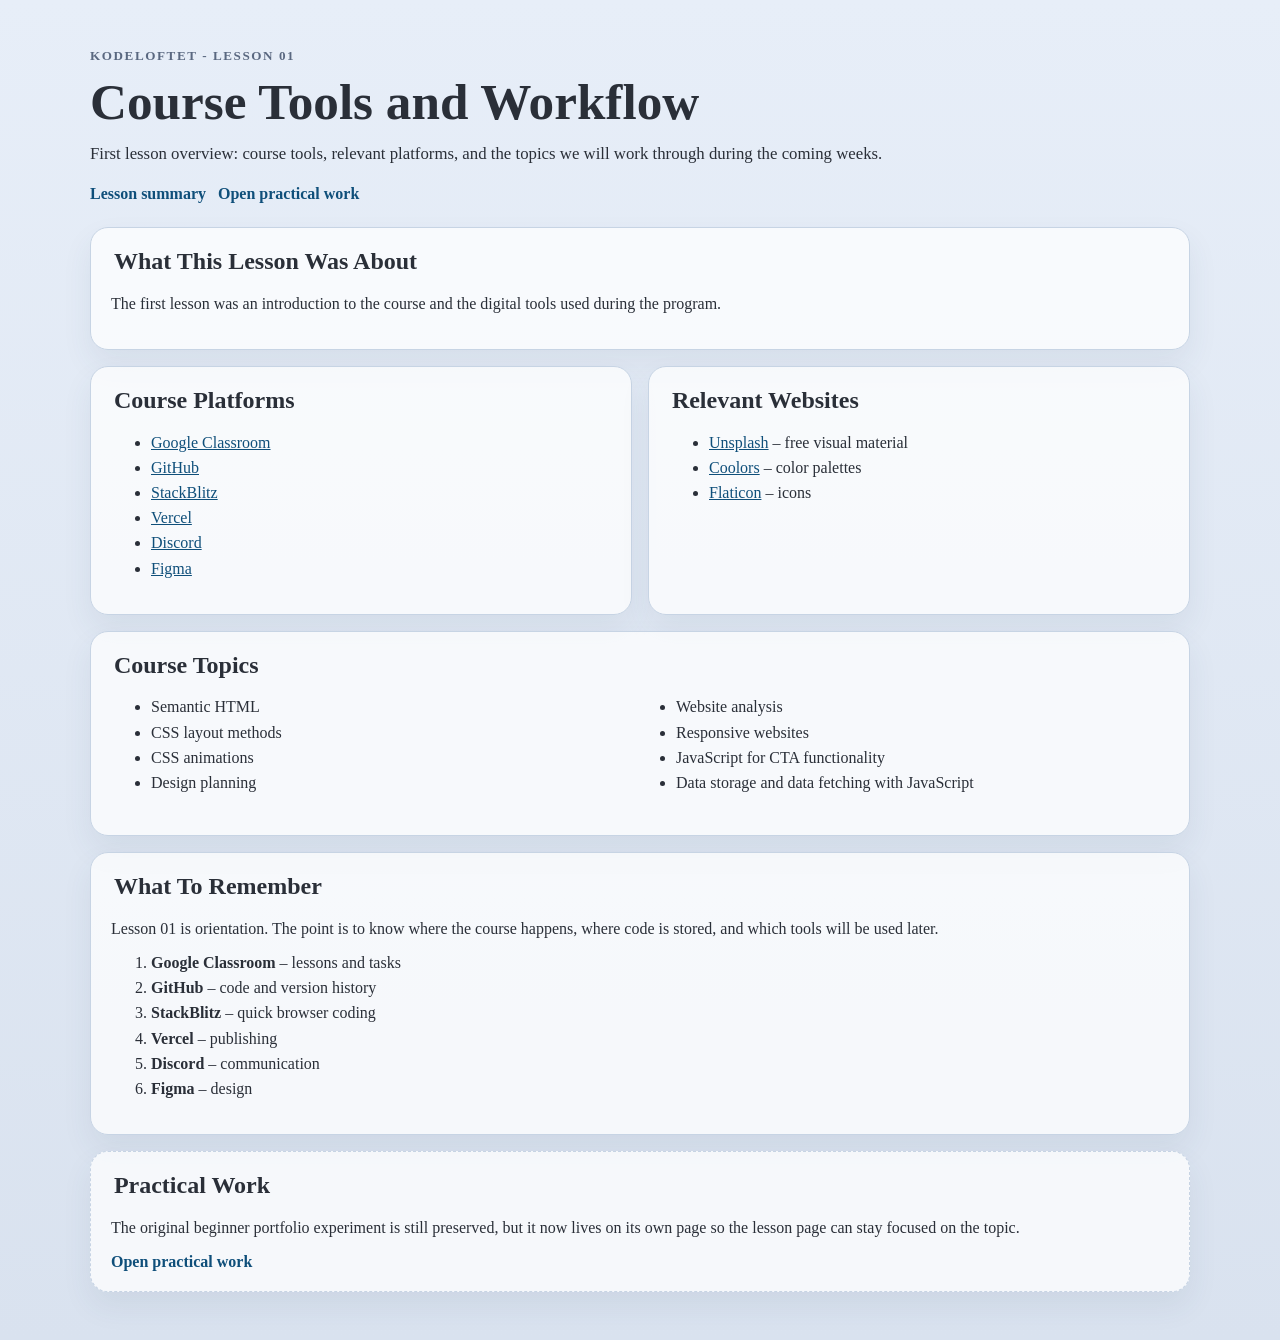
<file: index.html>
<!DOCTYPE html>
<html lang="en">
  <head>
    <title>Kodeloftet - Course Tools and Workflow</title>
    <meta charset="UTF-8" />
    <meta name="viewport" content="width=device-width" />
    <link rel="stylesheet" href="styles.css" />
    <script type="module" src="script.js"></script>
  </head>
  <body>
    <header class="hero">
      <p class="eyebrow">Kodeloftet - Lesson 01</p>
      <h1>Course Tools and Workflow</h1>
      <p class="lead">
        First lesson overview: course tools, relevant platforms, and the topics we
        will work through during the coming weeks.
      </p>
      <div class="hero-links">
        <a class="secondary-link" href="#summary">Lesson summary</a>
        <a class="secondary-link" href="page2.html">Open practical work</a>
      </div>
    </header>

    <main>
      <section class="card" id="summary">
        <h2>What This Lesson Was About</h2>
        <p>
          The first lesson was an introduction to the course and the digital tools
          used during the program.
        </p>
      </section>

      <section class="grid-two">
        <article class="card">
          <h2>Course Platforms</h2>
          <!-- This list mirrors the practical tools from the Classroom lesson. -->
          <ul>
            <li><a href="https://classroom.google.com/" target="_blank" rel="noreferrer">Google Classroom</a></li>
            <li><a href="https://github.com/" target="_blank" rel="noreferrer">GitHub</a></li>
            <li><a href="https://stackblitz.com/" target="_blank" rel="noreferrer">StackBlitz</a></li>
            <li><a href="https://vercel.com/" target="_blank" rel="noreferrer">Vercel</a></li>
            <li><a href="https://discord.com/" target="_blank" rel="noreferrer">Discord</a></li>
            <li><a href="https://www.figma.com/" target="_blank" rel="noreferrer">Figma</a></li>
          </ul>
        </article>

        <article class="card">
          <h2>Relevant Websites</h2>
          <ul>
            <li>
              <a href="https://unsplash.com/" target="_blank" rel="noreferrer">Unsplash</a>
              – free visual material
            </li>
            <li>
              <a href="https://coolors.co/" target="_blank" rel="noreferrer">Coolors</a>
              – color palettes
            </li>
            <li>
              <a href="https://www.flaticon.com/" target="_blank" rel="noreferrer">Flaticon</a>
              – icons
            </li>
          </ul>
        </article>
      </section>

      <section class="card">
        <h2>Course Topics</h2>
        <!-- The first lesson also introduced the full learning path. -->
        <ul class="topics-list">
          <li>Semantic HTML</li>
          <li>CSS layout methods</li>
          <li>CSS animations</li>
          <li>Design planning</li>
          <li>Website analysis</li>
          <li>Responsive websites</li>
          <li>JavaScript for CTA functionality</li>
          <li>Data storage and data fetching with JavaScript</li>
        </ul>
      </section>

      <section class="card">
        <h2>What To Remember</h2>
        <p>
          Lesson 01 is orientation. The point is to know where the course happens,
          where code is stored, and which tools will be used later.
        </p>
        <ol>
          <li><b>Google Classroom</b> – lessons and tasks</li>
          <li><b>GitHub</b> – code and version history</li>
          <li><b>StackBlitz</b> – quick browser coding</li>
          <li><b>Vercel</b> – publishing</li>
          <li><b>Discord</b> – communication</li>
          <li><b>Figma</b> – design</li>
        </ol>
      </section>

      <section class="card artifact-card">
        <h2>Practical Work</h2>
        <p>
          The original beginner portfolio experiment is still preserved, but it now
          lives on its own page so the lesson page can stay focused on the topic.
        </p>
        <a class="secondary-link" href="page2.html">Open practical work</a>
      </section>
    </main>
  </body>
</html>
</file>
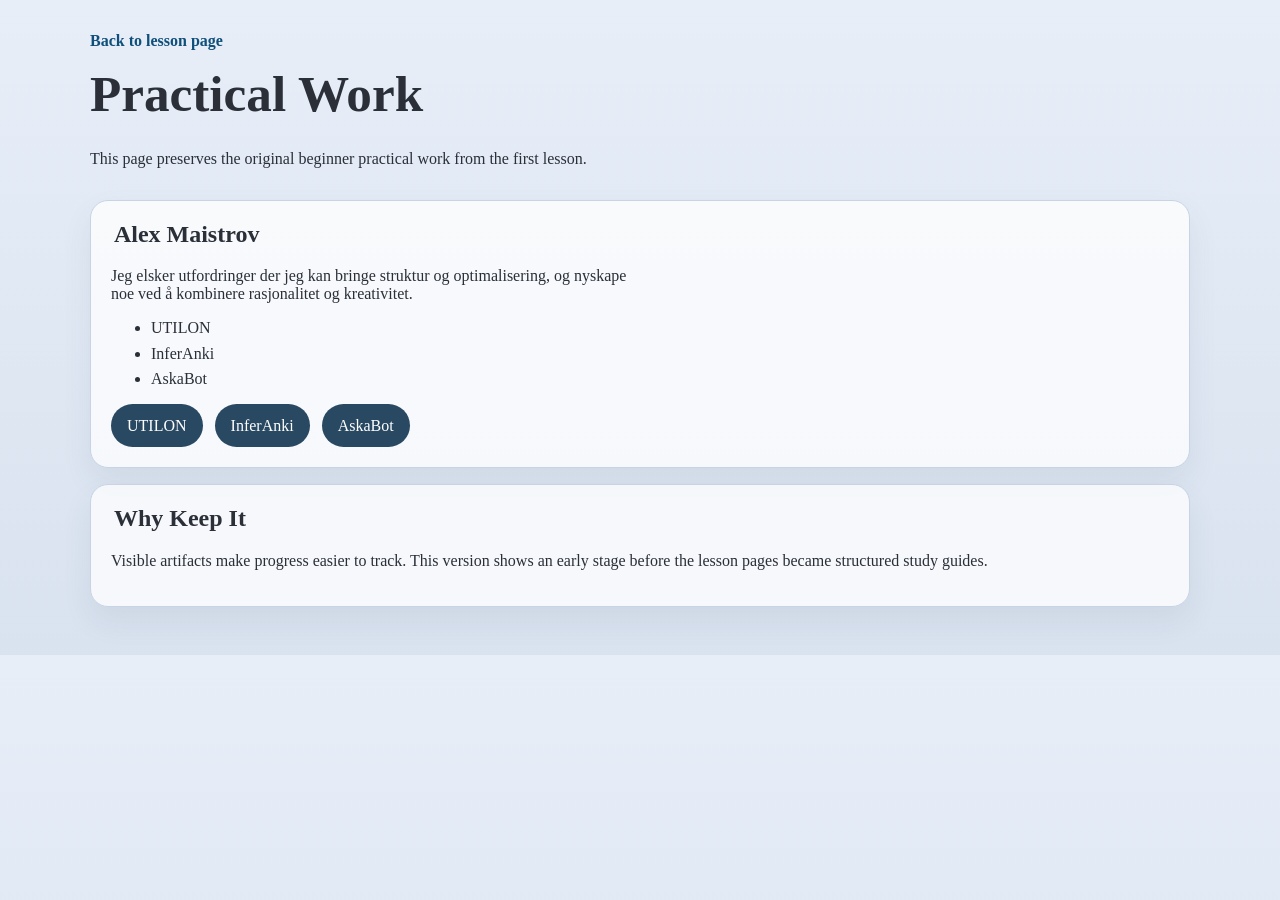
<file: page2.html>
<!DOCTYPE html>
<html lang="en">
  <head>
    <title>Kodeloftet - Undervisning 01 Practical Work</title>
    <meta charset="UTF-8" />
    <meta name="viewport" content="width=device-width" />
    <link rel="stylesheet" href="styles.css" />
    <script type="module" src="script.js"></script>
  </head>
  <body>
    <main class="notes-page artifact-page">
      <a class="secondary-link" href="index.html">Back to lesson page</a>
      <h1>Practical Work</h1>
      <p>
        This page preserves the original beginner practical work from the first lesson.
      </p>

      <section class="card">
        <h2>Alex Maistrov</h2>
        <p class="artifact-text">
          Jeg elsker utfordringer der jeg kan bringe struktur og optimalisering, og
          nyskape noe ved å kombinere rasjonalitet og kreativitet.
        </p>

        <ul>
          <li>UTILON</li>
          <li>InferAnki</li>
          <li>AskaBot</li>
        </ul>

        <div class="button-row">
          <button type="button">UTILON</button>
          <button type="button">InferAnki</button>
          <button type="button">AskaBot</button>
        </div>
      </section>

      <section class="card">
        <h2>Why Keep It</h2>
        <p>
          Visible artifacts make progress easier to track. This version shows an
          early stage before the lesson pages became structured study guides.
        </p>
      </section>
    </main>
  </body>
</html>
</file>
<file: styles.css>
* {
  box-sizing: border-box;
}

body {
  margin: 0;
  font-family: "Palatino Linotype", Palatino, serif;
  color: #2a2f38;
  background: linear-gradient(180deg, #e7eef8 0%, #d9e2ef 100%);
}

.hero,
main,
.notes-page {
  width: min(1100px, calc(100% - 2rem));
  margin: 0 auto;
}

.hero {
  padding: 3rem 0 1.5rem;
}

.hero-links {
  display: flex;
  flex-wrap: wrap;
  gap: 0.75rem;
}

.eyebrow {
  margin: 0 0 0.6rem;
  text-transform: uppercase;
  letter-spacing: 0.12em;
  font-size: 0.82rem;
  font-weight: 700;
  color: #5a6880;
}

main {
  padding: 0 0 3rem;
  display: grid;
  gap: 1rem;
}

.notes-page {
  padding: 2rem 0 3rem;
  display: grid;
  gap: 1rem;
}

h1 {
  margin: 0 0 0.7rem;
  font-size: clamp(2rem, 4vw, 3.5rem);
  line-height: 1.1;
  text-wrap: balance;
}

h2,
h3 {
  padding-left: 0.18rem;
}

h2,
h3,
p,
ul,
ol {
  margin-top: 0;
}

.lead {
  max-width: none;
  font-size: 1.05rem;
  line-height: 1.6;
}

.secondary-link {
  display: inline-block;
  width: fit-content;
  text-decoration: none;
  color: #0f4f7a;
  font-weight: 600;
}

.card {
  padding: 1.25rem;
  border: 1px solid #c7d4e4;
  border-radius: 18px;
  background-color: rgba(255, 255, 255, 0.75);
  box-shadow: 0 14px 30px rgba(49, 73, 101, 0.08);
}

.grid-two {
  display: grid;
  gap: 1rem;
  grid-template-columns: repeat(auto-fit, minmax(260px, 1fr));
}

.topics-list {
  columns: 2;
  column-gap: 2rem;
}

.artifact-card {
  border-style: dashed;
}

.artifact-page {
  width: min(1100px, calc(100% - 2rem));
}

.artifact-text {
  max-width: 65ch;
}

.button-row {
  display: flex;
  flex-wrap: wrap;
  gap: 0.75rem;
}

button {
  border: 0;
  padding: 0.8rem 1rem;
  border-radius: 999px;
  background-color: #294861;
  color: #fff;
  font: inherit;
}

li {
  margin-bottom: 0.45rem;
}

a {
  color: #0f4f7a;
}

a:hover {
  color: #17324b;
}

@media (max-width: 700px) {
  .topics-list {
    columns: 1;
  }

  .hero-links {
    flex-direction: column;
    align-items: flex-start;
  }
}
</file>
